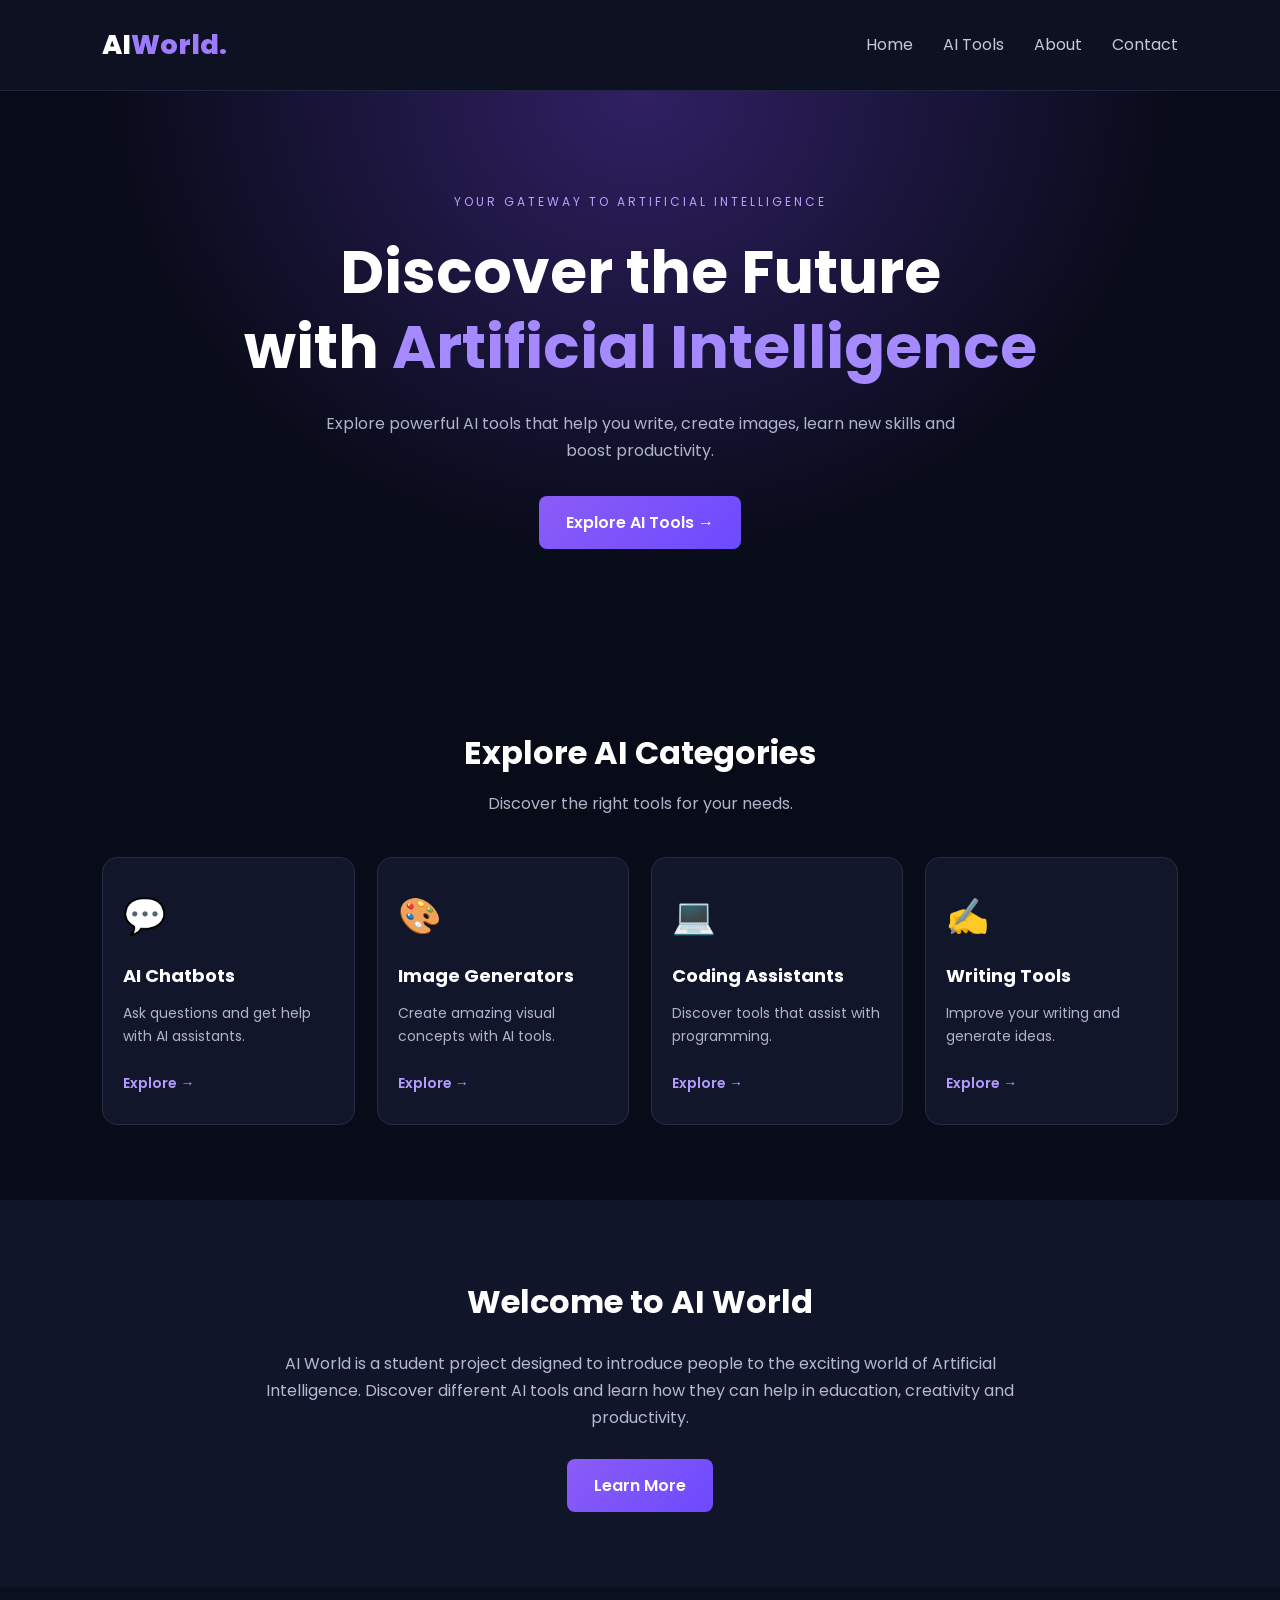
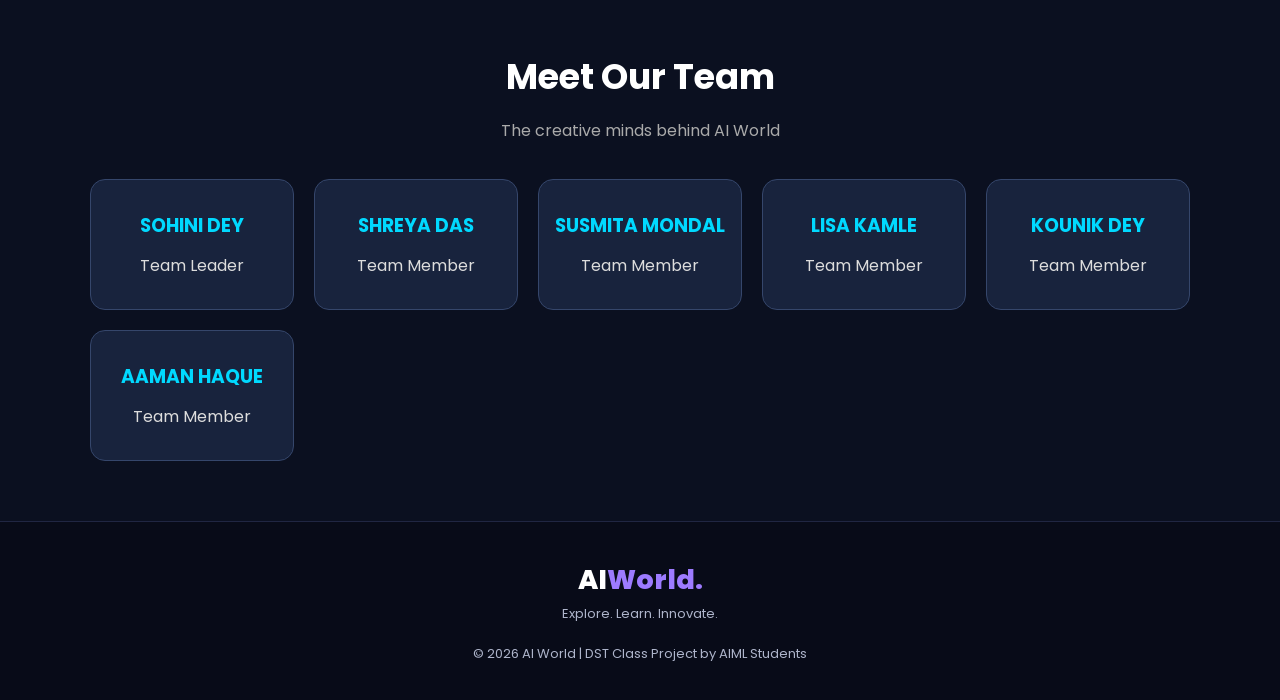
<file: index.html>
<!DOCTYPE html>
<html lang="en">
<head>
    <meta charset="UTF-8">
    <meta name="viewport" content="width=device-width, initial-scale=1.0">
    <title>AI World | Explore AI Tools</title>
    <link rel="stylesheet" href="style.css">
</head>
<body>

    <header>
        <nav class="navbar">
            <a href="index.html" class="logo">AI<span>World.</span></a>

            <ul class="nav-links">
                <li><a href="index.html">Home</a></li>
                <li><a href="tools.html">AI Tools</a></li>
                <li><a href="about.html">About</a></li>
                <li><a href="contact.html">Contact</a></li>
            </ul>
        </nav>
    </header>

    <section class="hero">
        <div class="hero-content">
            <p class="tagline">YOUR GATEWAY TO ARTIFICIAL INTELLIGENCE</p>

            <h1>Discover the Future<br>
                with <span>Artificial Intelligence</span>
            </h1>

            <p class="hero-text">
                Explore powerful AI tools that help you write,
                create images, learn new skills and boost productivity.
            </p>

            <a href="tools.html" class="btn">Explore AI Tools →</a>
        </div>
    </section>

    <section class="categories">
        <h2>Explore AI Categories</h2>
        <p class="section-text">Discover the right tools for your needs.</p>

        <div class="card-container">
            <div class="card">
                <div class="card-icon">💬</div>
                <h3>AI Chatbots</h3>
                <p>Ask questions and get help with AI assistants.</p>
                <a href="tools.html">Explore →</a>
            </div>

            <div class="card">
                <div class="card-icon">🎨</div>
                <h3>Image Generators</h3>
                <p>Create amazing visual concepts with AI tools.</p>
                <a href="tools.html">Explore →</a>
            </div>

            <div class="card">
                <div class="card-icon">💻</div>
                <h3>Coding Assistants</h3>
                <p>Discover tools that assist with programming.</p>
                <a href="tools.html">Explore →</a>
            </div>

            <div class="card">
                <div class="card-icon">✍️</div>
                <h3>Writing Tools</h3>
                <p>Improve your writing and generate ideas.</p>
                <a href="tools.html">Explore →</a>
            </div>
        </div>
    </section>

    <section class="about-preview">
        <h2>Welcome to AI World</h2>
        <p>
            AI World is a student project designed to introduce
            people to the exciting world of Artificial Intelligence.
            Discover different AI tools and learn how they can help
            in education, creativity and productivity.
        </p>
        <a href="about.html" class="btn">Learn More</a>
    </section>

    <section class="team-section" id="team">
    <h2>Meet Our Team</h2>
    <p class="team-subtitle">The creative minds behind AI World</p><div class="team-container">

    <div class="team-card">
        <h3>SOHINI DEY</h3>
        <p>Team Leader</p>
    </div>

    <div class="team-card">
        <h3>SHREYA DAS</h3>
        <p>Team Member</p>
    </div>

    <div class="team-card">
        <h3>SUSMITA MONDAL</h3>
        <p>Team Member</p>
    </div>

    <div class="team-card">
        <h3>LISA KAMLE</h3>
        <p>Team Member</p>
    </div>

    <div class="team-card">
        <h3>KOUNIK DEY</h3>
        <p>Team Member</p>
    </div>

    <div class="team-card">
        <h3>AAMAN HAQUE</h3>
        <p>Team Member</p>
    </div>

</div>

</section>

    <footer>
        <h3>AI<span>World.</span></h3>
        <p>Explore. Learn. Innovate.</p>
        <p class="copyright">
            © 2026 AI World | DST Class Project by AIML Students
        </p>
    </footer>

</body>
</html>
</file>
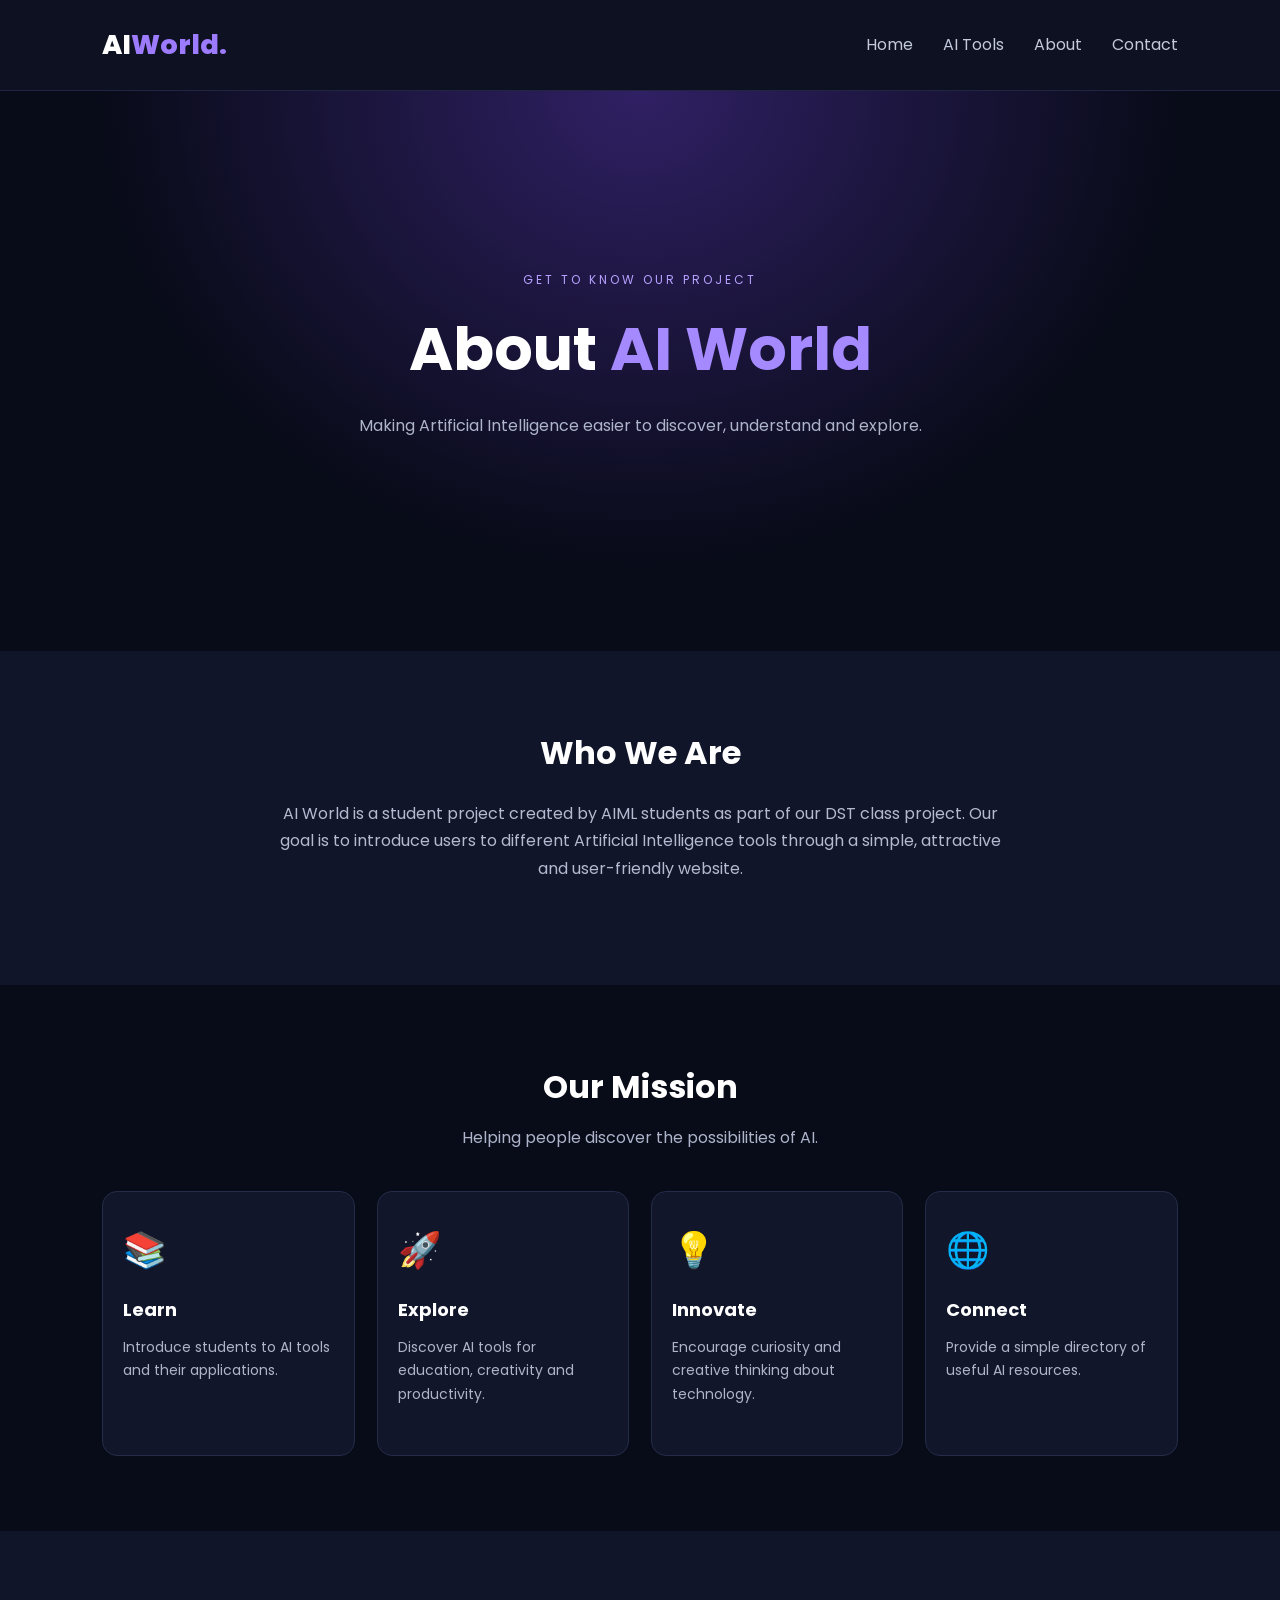
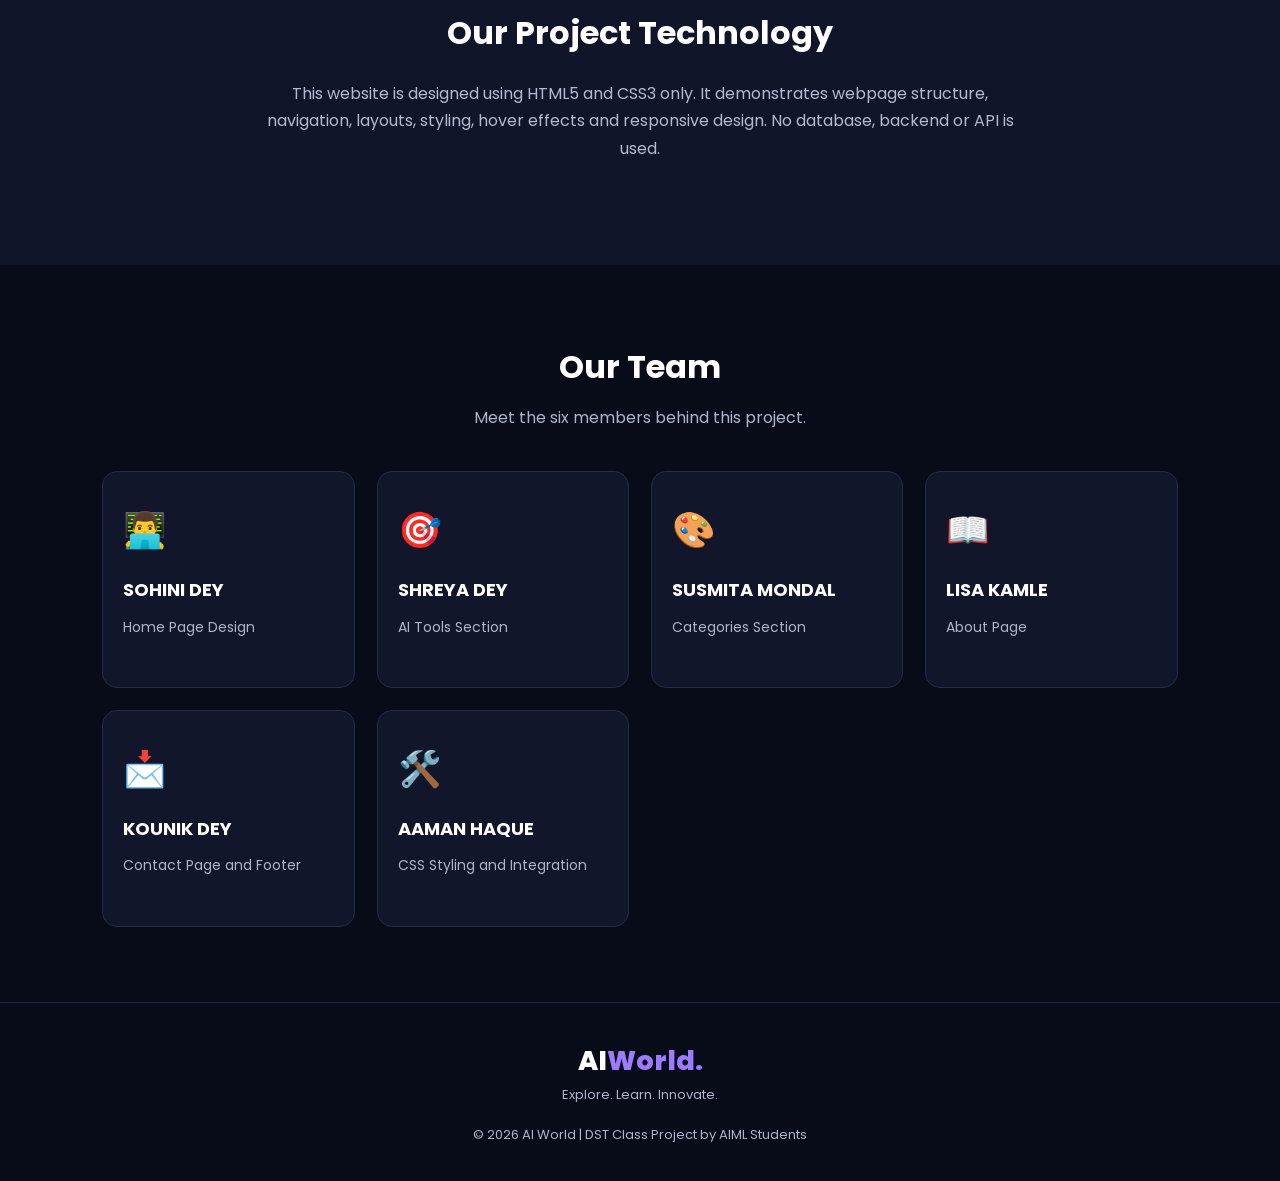
<file: about.html>
<!DOCTYPE html>
<html lang="en">
<head>
    <meta charset="UTF-8">
    <meta name="viewport" content="width=device-width, initial-scale=1.0">
    <title>About Us | AI World</title>
    <link rel="stylesheet" href="style.css">
</head>
<body>

<header>
    <nav class="navbar">
        <a href="index.html" class="logo">AI<span>World.</span></a>
        <ul class="nav-links">
            <li><a href="index.html">Home</a></li>
            <li><a href="tools.html">AI Tools</a></li>
            <li><a href="about.html">About</a></li>
            <li><a href="contact.html">Contact</a></li>
        </ul>
    </nav>
</header>

<section class="hero">
    <div class="hero-content">
        <p class="tagline">GET TO KNOW OUR PROJECT</p>
        <h1>About <span>AI World</span></h1>
        <p class="hero-text">
            Making Artificial Intelligence easier to discover,
            understand and explore.
        </p>
    </div>
</section>

<section class="about-preview">
    <h2>Who We Are</h2>
    <p>
        AI World is a student project created by AIML students
        as part of our DST class project. Our goal is to introduce
        users to different Artificial Intelligence tools through
        a simple, attractive and user-friendly website.
    </p>
</section>

<section class="categories">
    <h2>Our Mission</h2>
    <p class="section-text">
        Helping people discover the possibilities of AI.
    </p>

    <div class="card-container">

        <div class="card">
            <div class="card-icon">📚</div>
            <h3>Learn</h3>
            <p>Introduce students to AI tools and their applications.</p>
        </div>

        <div class="card">
            <div class="card-icon">🚀</div>
            <h3>Explore</h3>
            <p>Discover AI tools for education, creativity and productivity.</p>
        </div>

        <div class="card">
            <div class="card-icon">💡</div>
            <h3>Innovate</h3>
            <p>Encourage curiosity and creative thinking about technology.</p>
        </div>

        <div class="card">
            <div class="card-icon">🌐</div>
            <h3>Connect</h3>
            <p>Provide a simple directory of useful AI resources.</p>
        </div>

    </div>
</section>

<section class="about-preview">
    <h2>Our Project Technology</h2>
    <p>
        This website is designed using HTML5 and CSS3 only.
        It demonstrates webpage structure, navigation, layouts,
        styling, hover effects and responsive design.
        No database, backend or API is used.
    </p>
</section>

<section class="categories">
    <h2>Our Team</h2>
    <p class="section-text">
        Meet the six members behind this project.
    </p>

    <div class="card-container">

        <div class="card">
            <div class="card-icon">👨‍💻</div>
            <h3>SOHINI DEY</h3>
            <p>Home Page Design</p>
        </div>

        <div class="card">
            <div class="card-icon">🎯</div>
            <h3>SHREYA DEY</h3>
            <p>AI Tools Section</p>
        </div>

        <div class="card">
            <div class="card-icon">🎨</div>
            <h3>SUSMITA MONDAL</h3>
            <p>Categories Section</p>
        </div>

        <div class="card">
            <div class="card-icon">📖</div>
            <h3>LISA KAMLE</h3>
            <p>About Page</p>
        </div>

        <div class="card">
            <div class="card-icon">📩</div>
            <h3>KOUNIK DEY</h3>
            <p>Contact Page and Footer</p>
        </div>

        <div class="card">
            <div class="card-icon">🛠️</div>
            <h3>AAMAN HAQUE</h3>
            <p>CSS Styling and Integration</p>
        </div>

    </div>
</section>

<footer>
    <h3>AI<span>World.</span></h3>
    <p>Explore. Learn. Innovate.</p>
    <p class="copyright">© 2026 AI World | DST Class Project by AIML Students</p>
</footer>

</body>
</html>
</file>
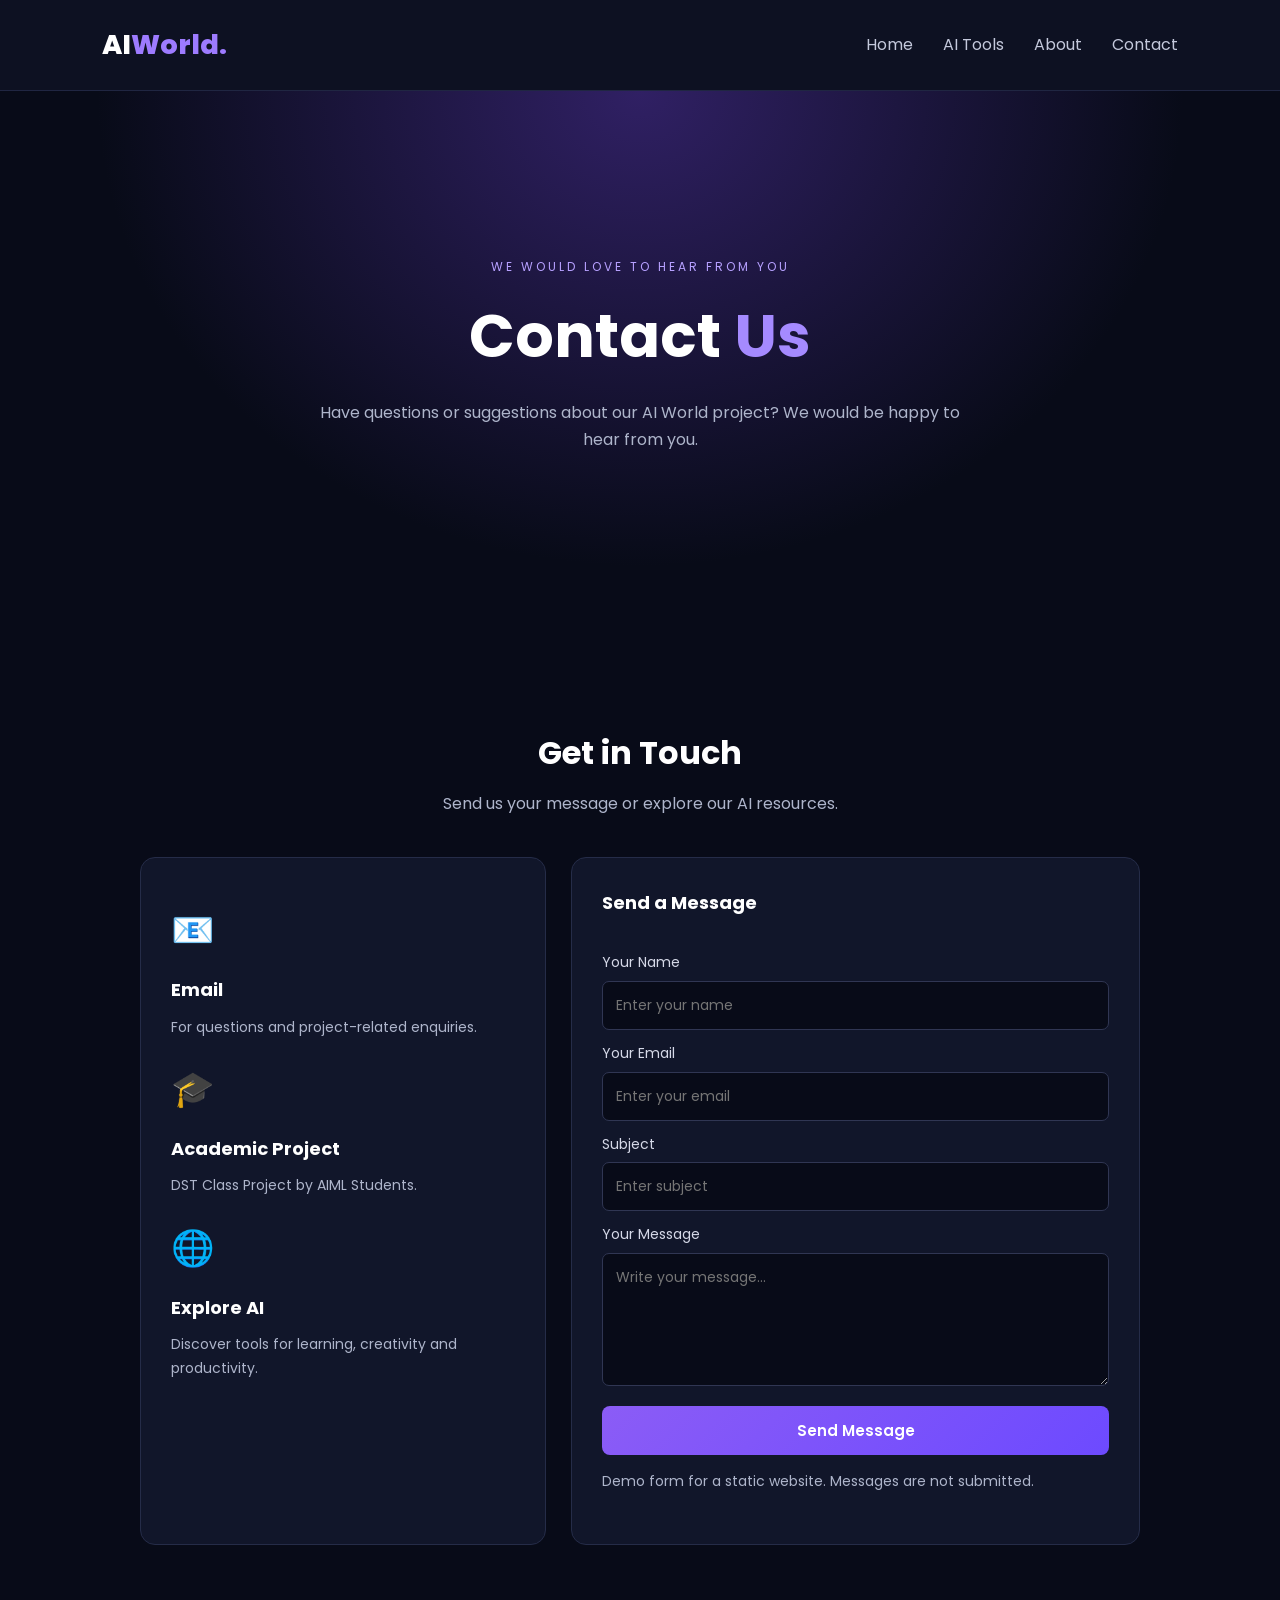
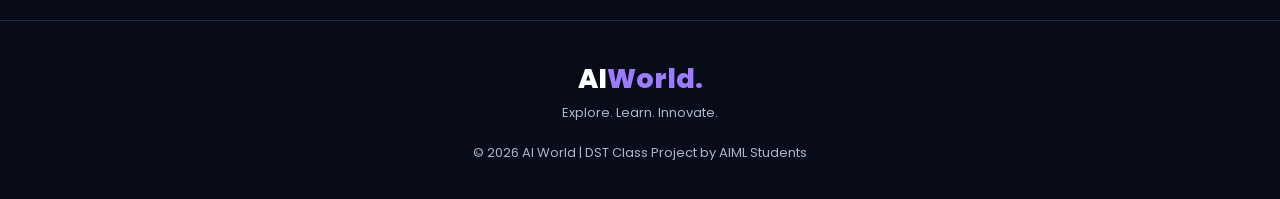
<file: contact.html>
<!DOCTYPE html>
<html lang="en">
<head>
    <meta charset="UTF-8">
    <meta name="viewport" content="width=device-width, initial-scale=1.0">
    <title>Contact Us | AI World</title>
    <link rel="stylesheet" href="style.css">
</head>
<body>

<header>
    <nav class="navbar">
        <a href="index.html" class="logo">AI<span>World.</span></a>
        <ul class="nav-links">
            <li><a href="index.html">Home</a></li>
            <li><a href="tools.html">AI Tools</a></li>
            <li><a href="about.html">About</a></li>
            <li><a href="contact.html">Contact</a></li>
        </ul>
    </nav>
</header>

<section class="hero">
    <div class="hero-content">
        <p class="tagline">WE WOULD LOVE TO HEAR FROM YOU</p>
        <h1>Contact <span>Us</span></h1>
        <p class="hero-text">
            Have questions or suggestions about our AI World project?
            We would be happy to hear from you.
        </p>
    </div>
</section>

<section class="categories">
    <h2>Get in Touch</h2>
    <p class="section-text">
        Send us your message or explore our AI resources.
    </p>

    <div class="contact-layout">

        <div class="card contact-info">
            <div class="card-icon">📧</div>
            <h3>Email</h3>
            <p>For questions and project-related enquiries.</p>

            <div class="card-icon">🎓</div>
            <h3>Academic Project</h3>
            <p>DST Class Project by AIML Students.</p>

            <div class="card-icon">🌐</div>
            <h3>Explore AI</h3>
            <p>Discover tools for learning, creativity and productivity.</p>
        </div>

        <div class="card contact-form-card">
            <h3>Send a Message</h3>

            <form action="#" method="get">
                <label for="name">Your Name</label>
                <input type="text" id="name" name="name"
                       placeholder="Enter your name" required>

                <label for="email">Your Email</label>
                <input type="email" id="email" name="email"
                       placeholder="Enter your email" required>

                <label for="subject">Subject</label>
                <input type="text" id="subject" name="subject"
                       placeholder="Enter subject" required>

                <label for="message">Your Message</label>
                <textarea id="message" name="message" rows="5"
                          placeholder="Write your message..." required></textarea>

                <button type="button" class="btn">
                    Send Message
                </button>
            </form>

            <p class="form-note">
                Demo form for a static website. Messages are not submitted.
            </p>
        </div>

    </div>
</section>

<footer>
    <h3>AI<span>World.</span></h3>
    <p>Explore. Learn. Innovate.</p>
    <p class="copyright">© 2026 AI World | DST Class Project by AIML Students</p>
</footer>

</body>
</html>
</file>
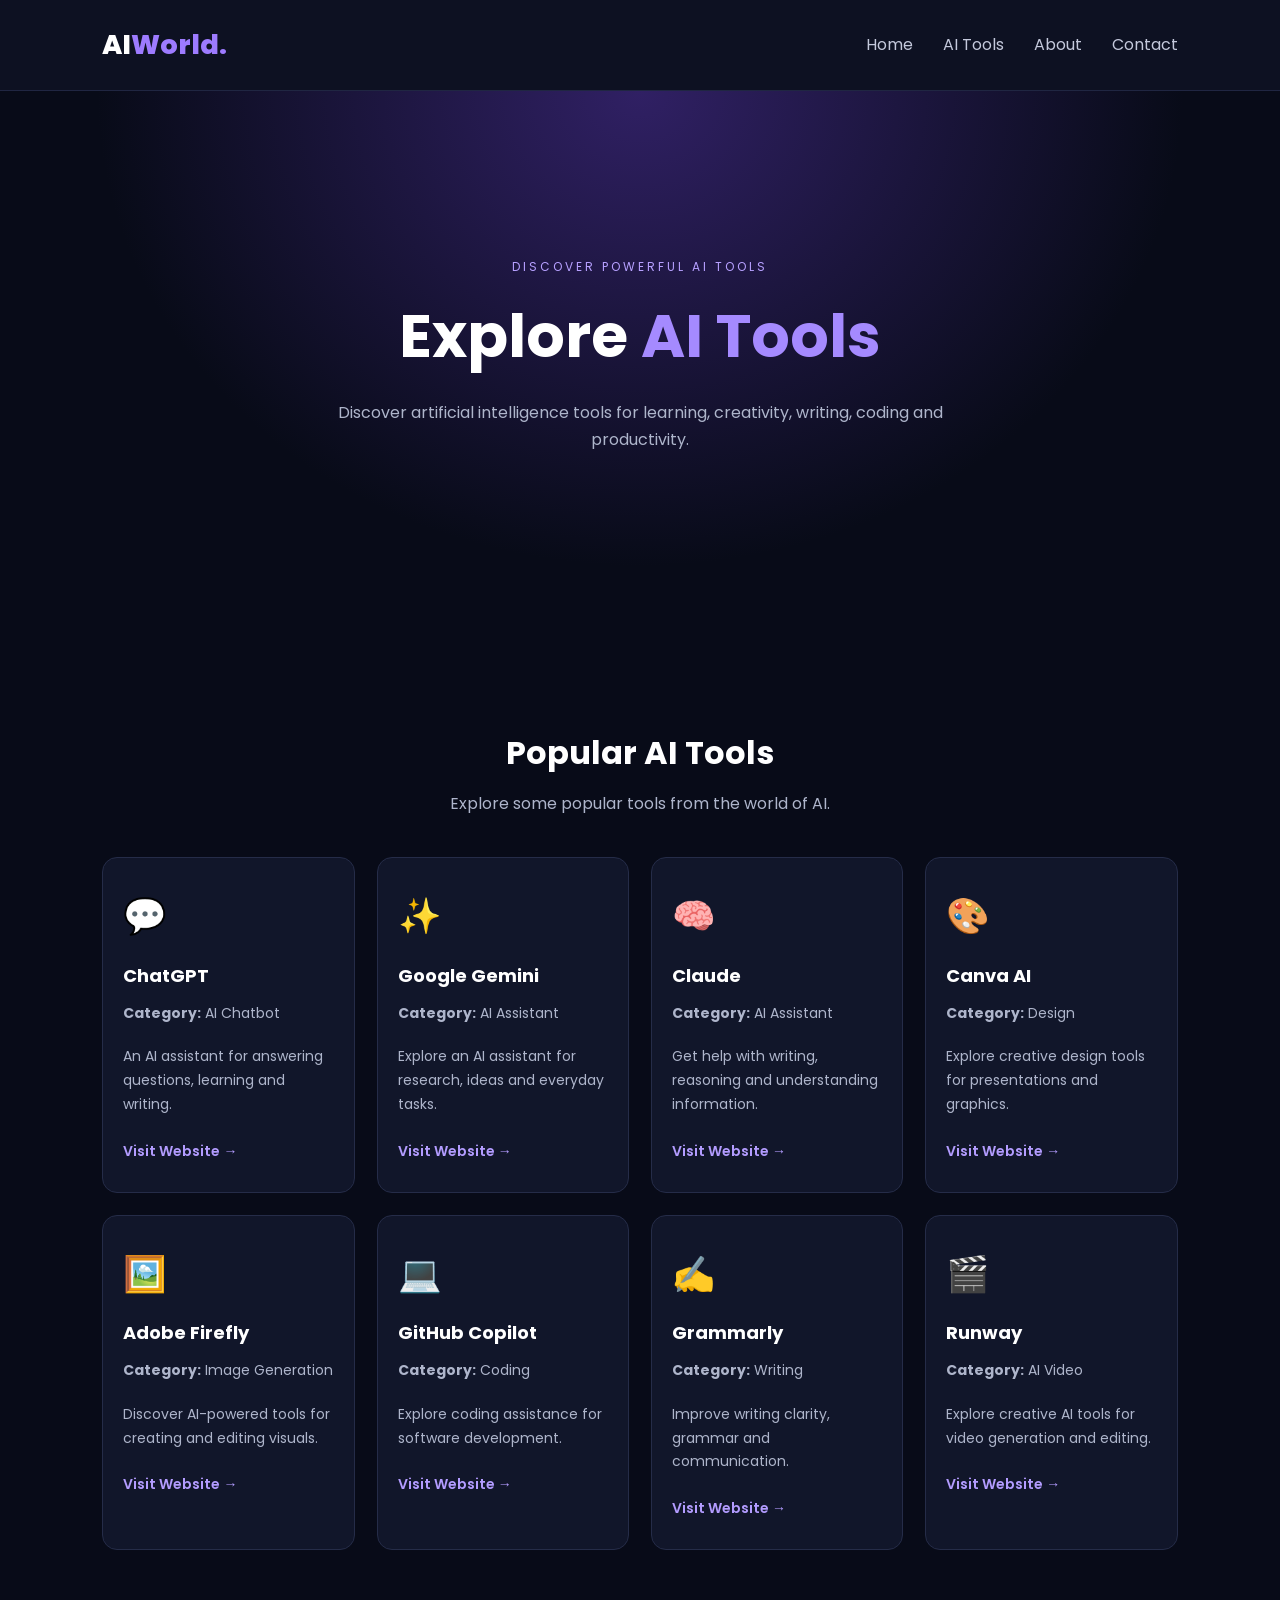
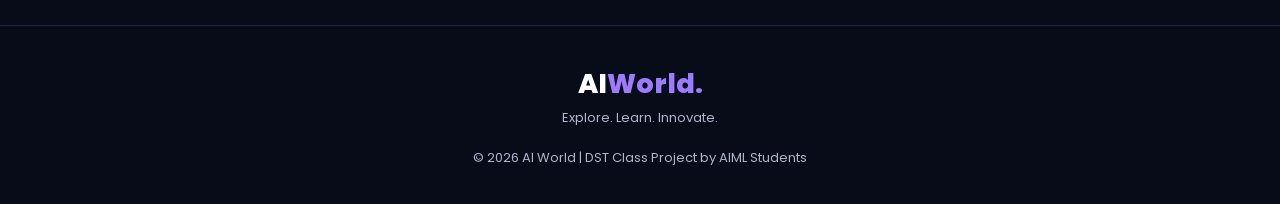
<file: tools.html>
<!DOCTYPE html>
<html lang="en">
<head>
    <meta charset="UTF-8">
    <meta name="viewport" content="width=device-width, initial-scale=1.0">
    <title>AI Tools | AI World</title>
    <link rel="stylesheet" href="style.css">
</head>
<body>

<header>
    <nav class="navbar">
        <a href="index.html" class="logo">AI<span>World.</span></a>
        <ul class="nav-links">
            <li><a href="index.html">Home</a></li>
            <li><a href="tools.html">AI Tools</a></li>
            <li><a href="about.html">About</a></li>
            <li><a href="contact.html">Contact</a></li>
        </ul>
    </nav>
</header>

<section class="hero">
    <div class="hero-content">
        <p class="tagline">DISCOVER POWERFUL AI TOOLS</p>
        <h1>Explore <span>AI Tools</span></h1>
        <p class="hero-text">
            Discover artificial intelligence tools for learning,
            creativity, writing, coding and productivity.
        </p>
    </div>
</section>

<section class="categories">
    <h2>Popular AI Tools</h2>
    <p class="section-text">
        Explore some popular tools from the world of AI.
    </p>

    <div class="card-container">

        <div class="card">
            <div class="card-icon">💬</div>
            <h3>ChatGPT</h3>
            <p><strong>Category:</strong> AI Chatbot</p>
            <p>An AI assistant for answering questions, learning and writing.</p>
            <a href="https://chatgpt.com/" target="_blank" rel="noopener noreferrer">Visit Website →</a>
        </div>

        <div class="card">
            <div class="card-icon">✨</div>
            <h3>Google Gemini</h3>
            <p><strong>Category:</strong> AI Assistant</p>
            <p>Explore an AI assistant for research, ideas and everyday tasks.</p>
            <a href="https://gemini.google.com/" target="_blank" rel="noopener noreferrer">Visit Website →</a>
        </div>

        <div class="card">
            <div class="card-icon">🧠</div>
            <h3>Claude</h3>
            <p><strong>Category:</strong> AI Assistant</p>
            <p>Get help with writing, reasoning and understanding information.</p>
            <a href="https://claude.ai/" target="_blank" rel="noopener noreferrer">Visit Website →</a>
        </div>

        <div class="card">
            <div class="card-icon">🎨</div>
            <h3>Canva AI</h3>
            <p><strong>Category:</strong> Design</p>
            <p>Explore creative design tools for presentations and graphics.</p>
            <a href="https://www.canva.com/" target="_blank" rel="noopener noreferrer">Visit Website →</a>
        </div>

        <div class="card">
            <div class="card-icon">🖼️</div>
            <h3>Adobe Firefly</h3>
            <p><strong>Category:</strong> Image Generation</p>
            <p>Discover AI-powered tools for creating and editing visuals.</p>
            <a href="https://firefly.adobe.com/" target="_blank" rel="noopener noreferrer">Visit Website →</a>
        </div>

        <div class="card">
            <div class="card-icon">💻</div>
            <h3>GitHub Copilot</h3>
            <p><strong>Category:</strong> Coding</p>
            <p>Explore coding assistance for software development.</p>
            <a href="https://github.com/features/copilot" target="_blank" rel="noopener noreferrer">Visit Website →</a>
        </div>

        <div class="card">
            <div class="card-icon">✍️</div>
            <h3>Grammarly</h3>
            <p><strong>Category:</strong> Writing</p>
            <p>Improve writing clarity, grammar and communication.</p>
            <a href="https://www.grammarly.com/" target="_blank" rel="noopener noreferrer">Visit Website →</a>
        </div>

        <div class="card">
            <div class="card-icon">🎬</div>
            <h3>Runway</h3>
            <p><strong>Category:</strong> AI Video</p>
            <p>Explore creative AI tools for video generation and editing.</p>
            <a href="https://runwayml.com/" target="_blank" rel="noopener noreferrer">Visit Website →</a>
        </div>

    </div>
</section>

<footer>
    <h3>AI<span>World.</span></h3>
    <p>Explore. Learn. Innovate.</p>
    <p class="copyright">© 2026 AI World | DST Class Project by AIML Students</p>
</footer>

</body>
</html>
</file>
<file: style.css>
@import url('https://fonts.googleapis.com/css2?family=Poppins:wght@300;400;500;600;700;800&display=swap');

* {
    margin: 0;
    padding: 0;
    box-sizing: border-box;
}

html {
    scroll-behavior: smooth;
}

body {
    font-family: 'Poppins', sans-serif;
    background: #080b18;
    color: #ffffff;
    line-height: 1.7;
}

a {
    text-decoration: none;
    color: inherit;
}

.navbar {
    display: flex;
    justify-content: space-between;
    align-items: center;
    padding: 22px 8%;
    background: #0d1122;
    border-bottom: 1px solid #202642;
}

.logo, footer h3 {
    font-size: 27px;
    font-weight: 800;
}

.logo span, footer span {
    color: #9d7bff;
}

.nav-links {
    display: flex;
    list-style: none;
    gap: 30px;
}

.nav-links a {
    color: #c4c9dc;
    transition: 0.3s;
}

.nav-links a:hover {
    color: #a58aff;
}

.hero {
    min-height: 560px;
    display: flex;
    align-items: center;
    justify-content: center;
    text-align: center;
    padding: 80px 8%;
    background:
        radial-gradient(ellipse at 50% 0%, #302064 0%, transparent 60%),
        #080b18;
}

.hero-content {
    max-width: 850px;
}

.tagline {
    color: #b6a0ff;
    font-size: 12px;
    letter-spacing: 3px;
    margin-bottom: 22px;
}

.hero h1 {
    font-size: clamp(34px, 5vw, 60px);
    line-height: 1.25;
    margin-bottom: 25px;
}

.hero h1 span {
    color: #a58aff;
}

.hero-text {
    max-width: 650px;
    margin: 0 auto 32px;
    color: #aeb5cb;
    font-size: 16px;
}

.btn {
    display: inline-block;
    background: linear-gradient(135deg, #8b5cf6, #6d4aff);
    color: white;
    padding: 13px 27px;
    border-radius: 8px;
    font-weight: 600;
    transition: 0.3s;
}

.btn:hover {
    transform: translateY(-3px);
    box-shadow: 0 8px 25px #8058ff40;
}

.categories {
    padding: 75px 8%;
    text-align: center;
}

.categories h2, .about-preview h2 {
    font-size: 32px;
    margin-bottom: 10px;
}

.section-text {
    color: #aeb5cb;
    margin-bottom: 40px;
}

.card-container {
    display: grid;
    grid-template-columns: repeat(4, minmax(0, 1fr));
    gap: 22px;
    margin-top: 35px;
}

.card {
    background: #11162a;
    border: 1px solid #252c48;
    padding: 28px 20px;
    border-radius: 15px;
    text-align: left;
    transition: 0.3s;
}

.card:hover {
    transform: translateY(-7px);
    border-color: #9876ff;
    background: #171b34;
}

.card-icon {
    font-size: 35px;
    margin-bottom: 15px;
}

.card h3 {
    font-size: 18px;
    margin-bottom: 10px;
}

.card p {
    color: #aeb5cb;
    font-size: 14px;
    margin-bottom: 20px;
}

.card a {
    color: #b39cff;
    font-weight: 600;
    font-size: 14px;
}

.about-preview {
    padding: 75px 10%;
    text-align: center;
    background: #10152a;
}

.about-preview p {
    color: #b4bad0;
    max-width: 750px;
    margin: 20px auto 28px;
}

footer {
    text-align: center;
    padding: 35px 15px;
    border-top: 1px solid #202642;
}

footer p {
    color: #aeb5cb;
    font-size: 13px;
}

.copyright {
    margin-top: 18px;
}

@media (max-width: 900px) {
    .card-container {
        grid-template-columns: repeat(2, minmax(0, 1fr));
    }

    .navbar {
        padding: 20px 5%;
    }

    .nav-links {
        gap: 15px;
    }
}

@media (max-width: 600px) {
    .navbar {
        flex-direction: column;
        gap: 15px;
    }

    .nav-links {
        gap: 14px;
        flex-wrap: wrap;
        justify-content: center;
    }

    .nav-links a {
        font-size: 13px;
    }

    .hero {
        padding: 65px 6%;
    }

    .card-container {
        grid-template-columns: 1fr;
    }

    .categories h2, .about-preview h2 {
        font-size: 26px;
    }
}

/* Contact Page */

.contact-layout {
    display: grid;
    grid-template-columns: 1fr 1.4fr;
    gap: 25px;
    max-width: 1000px;
    margin: 40px auto 0;
    text-align: left;
}

.contact-info,
.contact-form-card {
    padding: 30px;
}

.contact-info .card-icon {
    margin-top: 12px;
}

.contact-form-card h3 {
    margin-bottom: 20px;
}

.contact-form-card form {
    display: flex;
    flex-direction: column;
}

.contact-form-card label {
    margin: 12px 0 6px;
    font-size: 14px;
    color: #d6d9e8;
}

.contact-form-card input,
.contact-form-card textarea {
    width: 100%;
    padding: 13px;
    background: #080b18;
    color: white;
    border: 1px solid #303653;
    border-radius: 7px;
    font-family: inherit;
    font-size: 14px;
}

.contact-form-card input:focus,
.contact-form-card textarea:focus {
    outline: 1px solid #9d7bff;
    border-color: #9d7bff;
}

.contact-form-card textarea {
    resize: vertical;
    margin-bottom: 20px;
}

.contact-form-card .btn {
    border: none;
    font-family: inherit;
    font-size: 15px;
    cursor: pointer;
}

.form-note {
    margin-top: 15px;
    font-size: 12px;
    color: #aeb5cb;
}

@media (max-width: 700px) {
    .contact-layout {
        grid-template-columns: 1fr;
    }
}
.team-section {
padding: 60px 20px;
text-align: center;
background: #0b1020;
color: white;
}

.team-section h2 {
font-size: 35px;
margin-bottom: 10px;
}

.team-subtitle {
color: #aaa;
margin-bottom: 35px;
}

.team-container {
display: grid;
grid-template-columns: repeat(auto-fit, minmax(200px, 1fr));
gap: 20px;
max-width: 1100px;
margin: auto;
}

.team-card {
background: #18233d;
padding: 30px 15px;
border-radius: 15px;
border: 1px solid #35466b;
transition: 0.3s;
}

.team-card:hover {
transform: translateY(-8px);
background: #24365c;
}

.team-card h3 {
color: #00d9ff;
margin-bottom: 10px;
}

.team-card p {
color: #ddd;
}
</file>
